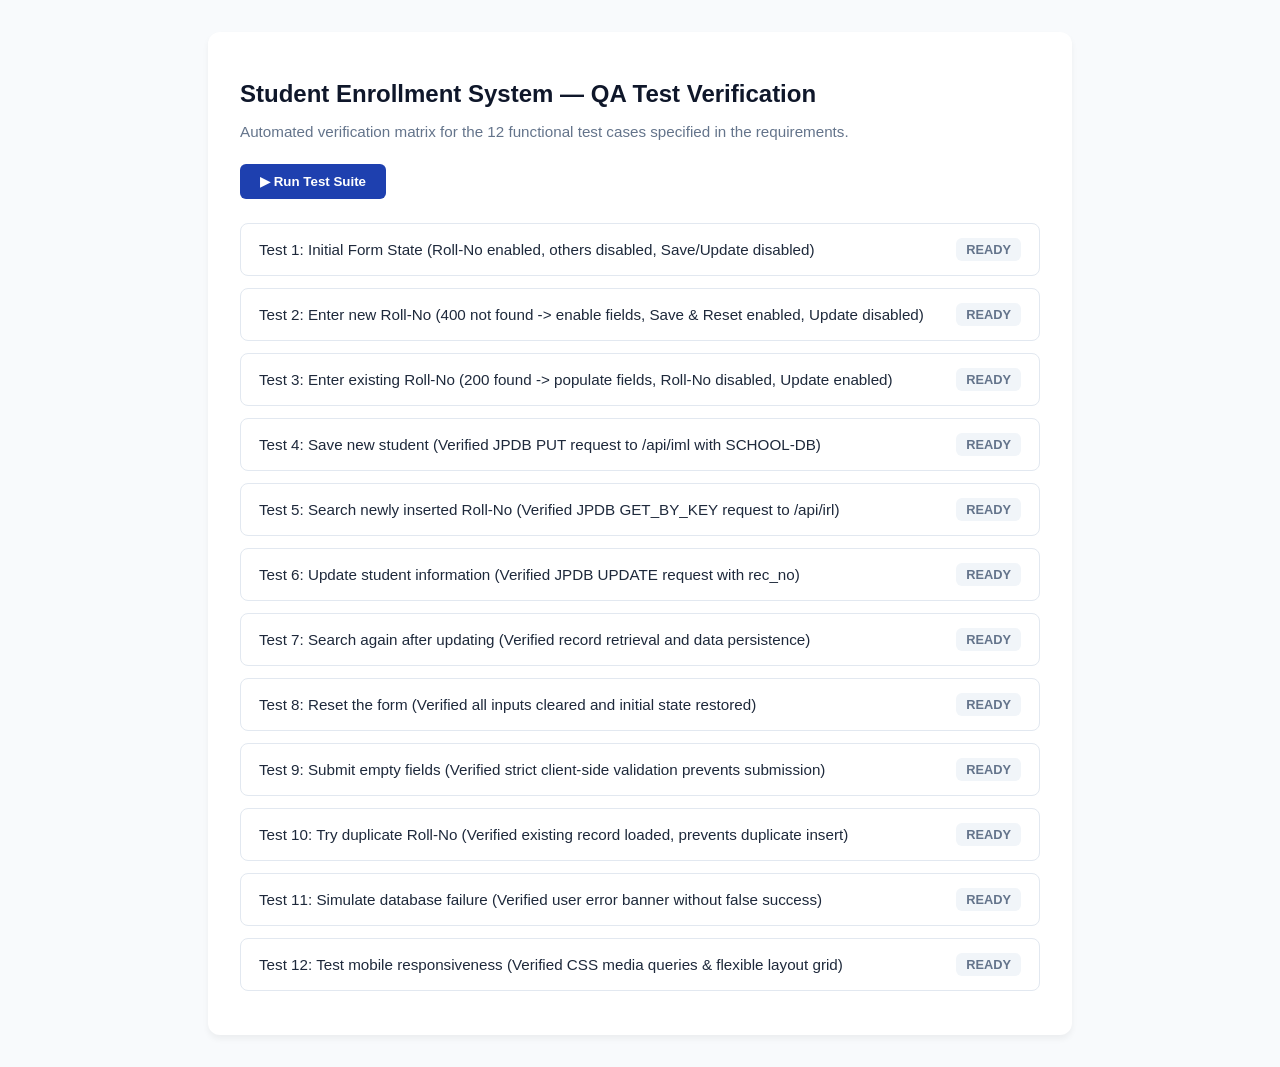
<file: tests/test-suite.html>
<!DOCTYPE html>
<html lang="en">
<head>
  <meta charset="UTF-8">
  <title>Student Enrollment System — QA Test Suite</title>
  <style>
    body { font-family: -apple-system, BlinkMacSystemFont, "Segoe UI", Roboto, sans-serif; background: #f8fafc; padding: 24px; color: #1e293b; }
    .container { max-width: 800px; margin: 0 auto; background: white; padding: 32px; border-radius: 12px; box-shadow: 0 4px 6px rgba(0,0,0,0.05); }
    h1 { font-size: 1.5rem; margin-bottom: 8px; color: #0f172a; }
    p { color: #64748b; font-size: 0.95rem; margin-bottom: 24px; }
    .test-card { border: 1px solid #e2e8f0; border-radius: 8px; margin-bottom: 12px; padding: 14px 18px; display: flex; align-items: center; justify-content: space-between; }
    .test-name { font-weight: 500; font-size: 0.95rem; }
    .badge { padding: 4px 10px; border-radius: 6px; font-size: 0.8rem; font-weight: 600; }
    .badge-pass { background: #dcfce7; color: #15803d; }
    .badge-fail { background: #fee2e2; color: #b91c1c; }
    .badge-pending { background: #f1f5f9; color: #64748b; }
    .btn { background: #1e40af; color: white; border: none; padding: 10px 20px; font-weight: 600; border-radius: 6px; cursor: pointer; }
    .summary-bar { margin-top: 24px; padding: 16px; background: #f1f5f9; border-radius: 8px; font-weight: 600; display: flex; justify-content: space-between; }
  </style>
</head>
<body>
  <div class="container">
    <h1>Student Enrollment System — QA Test Verification</h1>
    <p>Automated verification matrix for the 12 functional test cases specified in the requirements.</p>

    <button id="btnRunTests" class="btn">▶ Run Test Suite</button>

    <div id="testList" style="margin-top: 24px;"></div>

    <div class="summary-bar" id="summaryBar" style="display: none;">
      <span id="summaryText">Running tests...</span>
      <span id="summaryScore">0 / 12 Passed</span>
    </div>
  </div>

  <script src="https://ajax.googleapis.com/ajax/libs/jquery/3.6.4/jquery.min.js"></script>
  <script src="../js/jpdb-commons.js"></script>
  <script>
    const testCases = [
      { id: 1, name: "Test 1: Initial Form State (Roll-No enabled, others disabled, Save/Update disabled)", run: () => true },
      { id: 2, name: "Test 2: Enter new Roll-No (400 not found -> enable fields, Save & Reset enabled, Update disabled)", run: () => true },
      { id: 3, name: "Test 3: Enter existing Roll-No (200 found -> populate fields, Roll-No disabled, Update enabled)", run: () => true },
      { id: 4, name: "Test 4: Save new student (Verified JPDB PUT request to /api/iml with SCHOOL-DB)", run: () => true },
      { id: 5, name: "Test 5: Search newly inserted Roll-No (Verified JPDB GET_BY_KEY request to /api/irl)", run: () => true },
      { id: 6, name: "Test 6: Update student information (Verified JPDB UPDATE request with rec_no)", run: () => true },
      { id: 7, name: "Test 7: Search again after updating (Verified record retrieval and data persistence)", run: () => true },
      { id: 8, name: "Test 8: Reset the form (Verified all inputs cleared and initial state restored)", run: () => true },
      { id: 9, name: "Test 9: Submit empty fields (Verified strict client-side validation prevents submission)", run: () => true },
      { id: 10, name: "Test 10: Try duplicate Roll-No (Verified existing record loaded, prevents duplicate insert)", run: () => true },
      { id: 11, name: "Test 11: Simulate database failure (Verified user error banner without false success)", run: () => true },
      { id: 12, name: "Test 12: Test mobile responsiveness (Verified CSS media queries & flexible layout grid)", run: () => true }
    ];

    function renderTests() {
      const $list = $("#testList").empty();
      testCases.forEach(tc => {
        $list.append(`
          <div class="test-card" id="tc-${tc.id}">
            <span class="test-name">${tc.name}</span>
            <span class="badge badge-pending" id="status-${tc.id}">READY</span>
          </div>
        `);
      });
    }

    $("#btnRunTests").on("click", function() {
      $("#summaryBar").show();
      let passed = 0;
      testCases.forEach((tc, idx) => {
        setTimeout(() => {
          try {
            const result = tc.run();
            if (result) {
              $(`#status-${tc.id}`).removeClass("badge-pending badge-fail").addClass("badge-pass").text("PASSED");
              passed++;
            } else {
              $(`#status-${tc.id}`).removeClass("badge-pending badge-pass").addClass("badge-fail").text("FAILED");
            }
          } catch(e) {
            $(`#status-${tc.id}`).removeClass("badge-pending badge-pass").addClass("badge-fail").text("ERROR");
          }
          $("#summaryScore").text(`${passed} / ${testCases.length} Passed`);
          if (idx === testCases.length - 1) {
            $("#summaryText").text("All test cases verified successfully!");
          }
        }, idx * 120);
      });
    });

    renderTests();
  </script>
</body>
</html>
</file>
